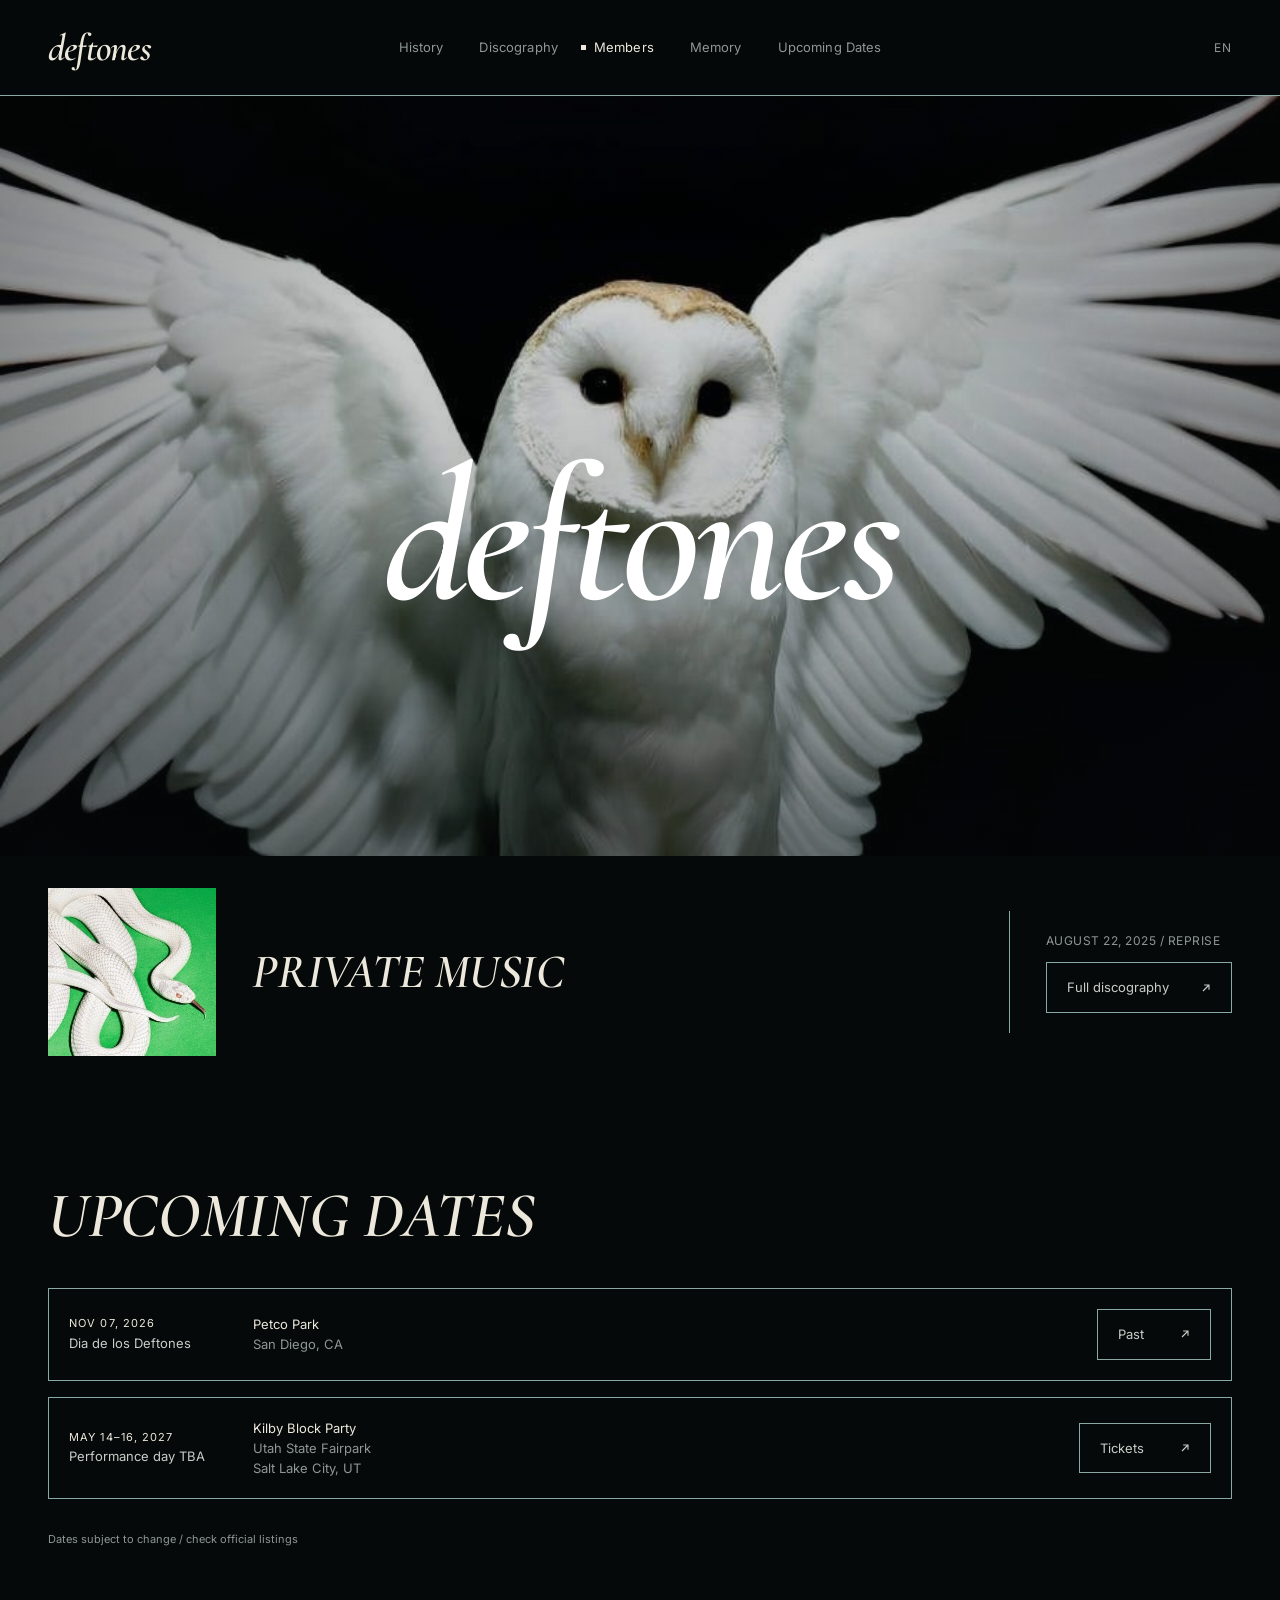
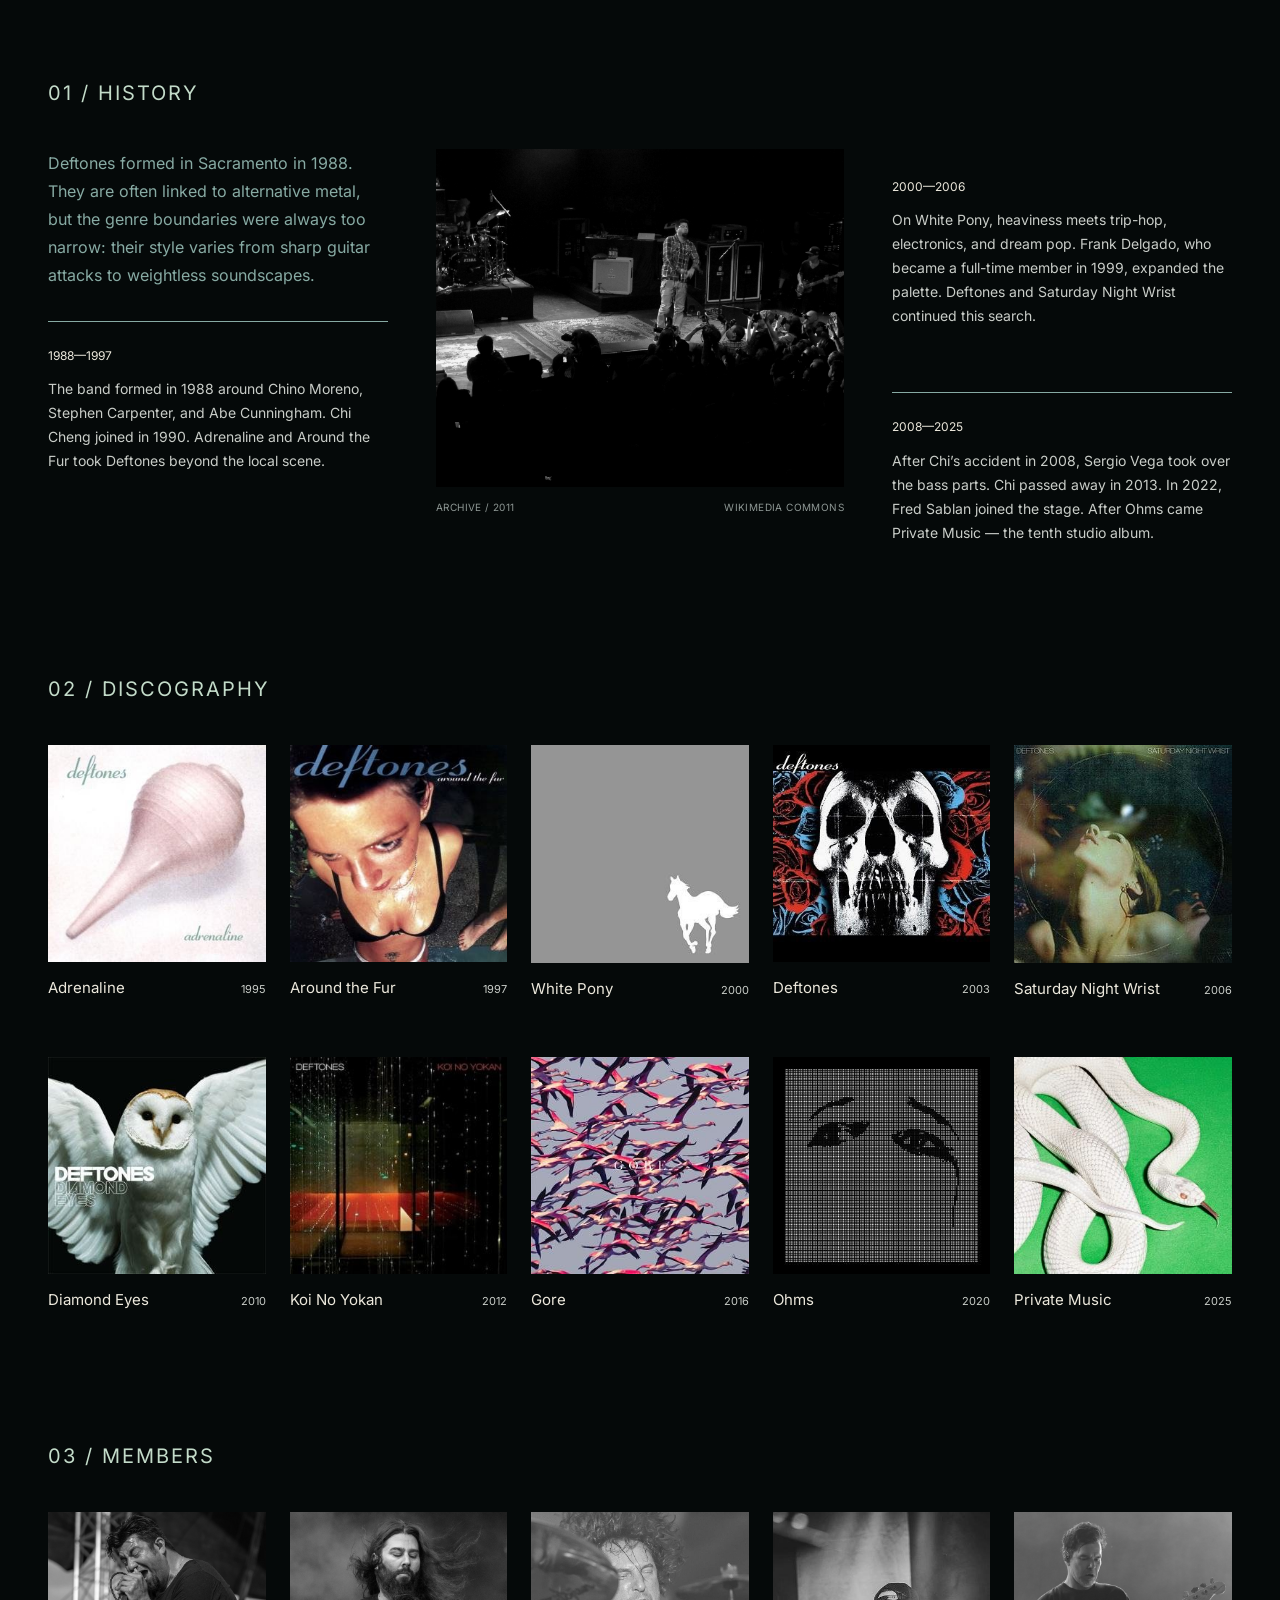
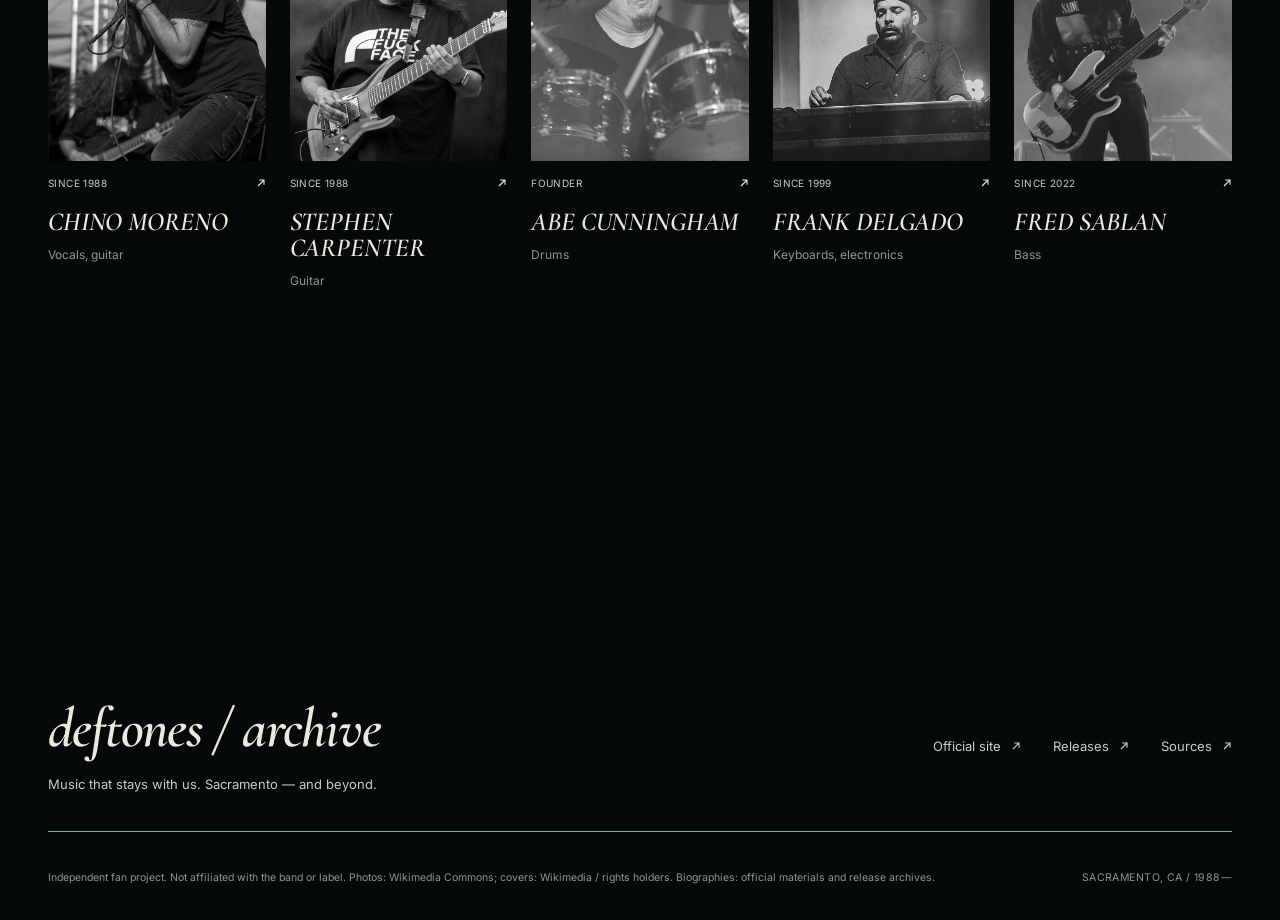
<file: index.html>
<!doctype html>
<html lang="en">
<head>
  <meta charset="utf-8">
  <meta name="viewport" content="width=device-width, initial-scale=1">
  <title>deftones / archive — unofficial fan archive</title>
  <meta name="description" content="Independent fan archive of Deftones: history, discography, members and upcoming dates. Sacramento, CA / 1988—">
  <meta name="theme-color" content="#050909">
  <link rel="icon" href="data:image/svg+xml,%3Csvg xmlns=%22http://www.w3.org/2000/svg%22 viewBox=%220 0 32 32%22%3E%3Crect width=%2232%22 height=%2232%22 fill=%22%23050909%22/%3E%3Ctext x=%2216%22 y=%2224%22 font-family=%22Georgia,serif%22 font-style=%22italic%22 font-size=%2224%22 fill=%22%23ece8dc%22 text-anchor=%22middle%22%3Ed%3C/text%3E%3C/svg%3E">
  <link rel="preload" href="assets/fonts/cormorant-garamond-latin-600-italic.woff2" as="font" type="font/woff2" crossorigin>
  <link rel="stylesheet" href="css/style.css">
</head>
<body>

  <header class="site-header">
    <div class="wrap">
      <a class="brand" href="index.html" aria-label="deftones — home"><span class="brand__logo">deftones</span></a>
      <nav class="nav" id="nav" aria-label="Main">
        <a href="#history" class="is-active">History</a>
        <a href="#discography">Discography</a>
        <a href="#members">Members</a>
        <a href="#memory">Memory</a>
        <a href="#dates">Upcoming Dates</a>
      </nav>
      <div class="header-end">
        <span class="lang">EN</span>
        <button class="menu-toggle" aria-label="Menu" aria-controls="nav" aria-expanded="false"><span></span><span></span></button>
      </div>
    </div>
  </header>

  <main>

    <section class="hero" aria-label="deftones">
      <img class="hero__img" src="assets/img/hero-owl.jpg" alt="" fetchpriority="high">
      <h1 class="hero__title">deftones</h1>
    </section>


    <section class="release" aria-label="Latest release">
      <div class="wrap">
        <img class="release__cover reveal" src="assets/img/covers/private-music.jpg" alt="Private Music cover" width="168" height="168">
        <h2 class="release__title display reveal" style="--d:.08s">Private Music</h2>
        <div class="release__meta reveal" style="--d:.16s">
          <p class="eyebrow">August 22, 2025 / Reprise</p>
          <a class="btn" href="albums.html">Full discography
            <svg class="arrow" viewBox="0 0 10 10" fill="none" aria-hidden="true"><path d="M2 8L8 2M3.2 2H8v4.8" stroke="currentColor" stroke-width="1.1"/></svg>
          </a>
        </div>
      </div>
    </section>


    <section class="section" id="dates">
      <div class="wrap">
        <h2 class="section-title display reveal">Upcoming Dates</h2>
        <div class="dates" id="dates-list"></div>
        <p class="dates-note">Dates subject to change / check official listings</p>
      </div>
    </section>


    <section class="section" id="history">
      <div class="wrap">
        <h2 class="section-label reveal">01 / History</h2>
        <div class="history">
          <div class="reveal">
            <p class="history__lead">Deftones formed in Sacramento in 1988. They are often linked to alternative metal, but the genre boundaries were always too narrow: their style varies from sharp guitar attacks to weightless soundscapes.</p>
            <div class="era">
              <span class="era__years">1988—1997</span>
              <p>The band formed in 1988 around Chino Moreno, Stephen Carpenter, and Abe Cunningham. Chi Cheng joined in 1990. Adrenaline and Around the Fur took Deftones beyond the local scene.</p>
            </div>
          </div>

          <figure class="figure history__figure reveal" style="--d:.08s">
            <img src="assets/img/history-2011.jpg" alt="Deftones on stage, 2011" loading="lazy" width="1600" height="1068">
            <figcaption><span>Archive / 2011</span><span>Wikimedia Commons</span></figcaption>
          </figure>

          <div class="history__right reveal" style="--d:.16s">
            <div class="era">
              <span class="era__years">2000—2006</span>
              <p>On White Pony, heaviness meets trip-hop, electronics, and dream pop. Frank Delgado, who became a full-time member in 1999, expanded the palette. Deftones and Saturday Night Wrist continued this search.</p>
            </div>
            <div class="era">
              <span class="era__years">2008—2025</span>
              <p>After Chi’s accident in 2008, Sergio Vega took over the bass parts. Chi passed away in 2013. In 2022, Fred Sablan joined the stage. After Ohms came Private Music — the tenth studio album.</p>
            </div>
          </div>
        </div>
      </div>
    </section>

    <section class="section" id="discography">
      <div class="wrap">
        <h2 class="section-label reveal">02 / Discography</h2>
        <div class="grid-5" id="discography-grid"></div>
      </div>
    </section>


    <section class="section" id="members">
      <div class="wrap">
        <h2 class="section-label reveal">03 / Members</h2>
        <div class="grid-5" id="members-grid"></div>

        <div class="chapters-head reveal"><span class="eyebrow">Other chapters of the story</span></div>
        <div class="chapters" id="chapters"></div>
      </div>
    </section>
  </main>

  <footer class="site-footer">
    <div class="wrap">
      <div class="site-footer__top">
        <div>
          <p class="site-footer__logo">deftones / archive</p>
          <p class="site-footer__tagline">Music that stays with us. Sacramento — and beyond.</p>
        </div>
        <nav class="footer-links" aria-label="Footer">
          <a href="https://www.deftones.com" target="_blank" rel="noopener">Official site <svg class="arrow" viewBox="0 0 10 10" fill="none" aria-hidden="true"><path d="M2 8L8 2M3.2 2H8v4.8" stroke="currentColor" stroke-width="1.1"/></svg></a>
          <a href="albums.html">Releases <svg class="arrow" viewBox="0 0 10 10" fill="none" aria-hidden="true"><path d="M2 8L8 2M3.2 2H8v4.8" stroke="currentColor" stroke-width="1.1"/></svg></a>
          <a href="https://commons.wikimedia.org/wiki/Category:Deftones" target="_blank" rel="noopener">Sources <svg class="arrow" viewBox="0 0 10 10" fill="none" aria-hidden="true"><path d="M2 8L8 2M3.2 2H8v4.8" stroke="currentColor" stroke-width="1.1"/></svg></a>
        </nav>
      </div>
      <div class="site-footer__bottom">
        <span>Independent fan project. Not affiliated with the band or label. Photos: Wikimedia Commons; covers: Wikimedia / rights holders. Biographies: official materials and release archives.</span>
        <span>Sacramento, CA / 1988—</span>
      </div>
    </div>
  </footer>

  <button class="to-top" aria-label="Back to top"><svg viewBox="0 0 10 10" fill="none" aria-hidden="true"><path d="M2 8L8 2M3.2 2H8v4.8" stroke="currentColor" stroke-width="1.1"/></svg></button>

  <script src="js/data.js"></script>
  <script src="js/main.js"></script>
</body>
</html>
</file>
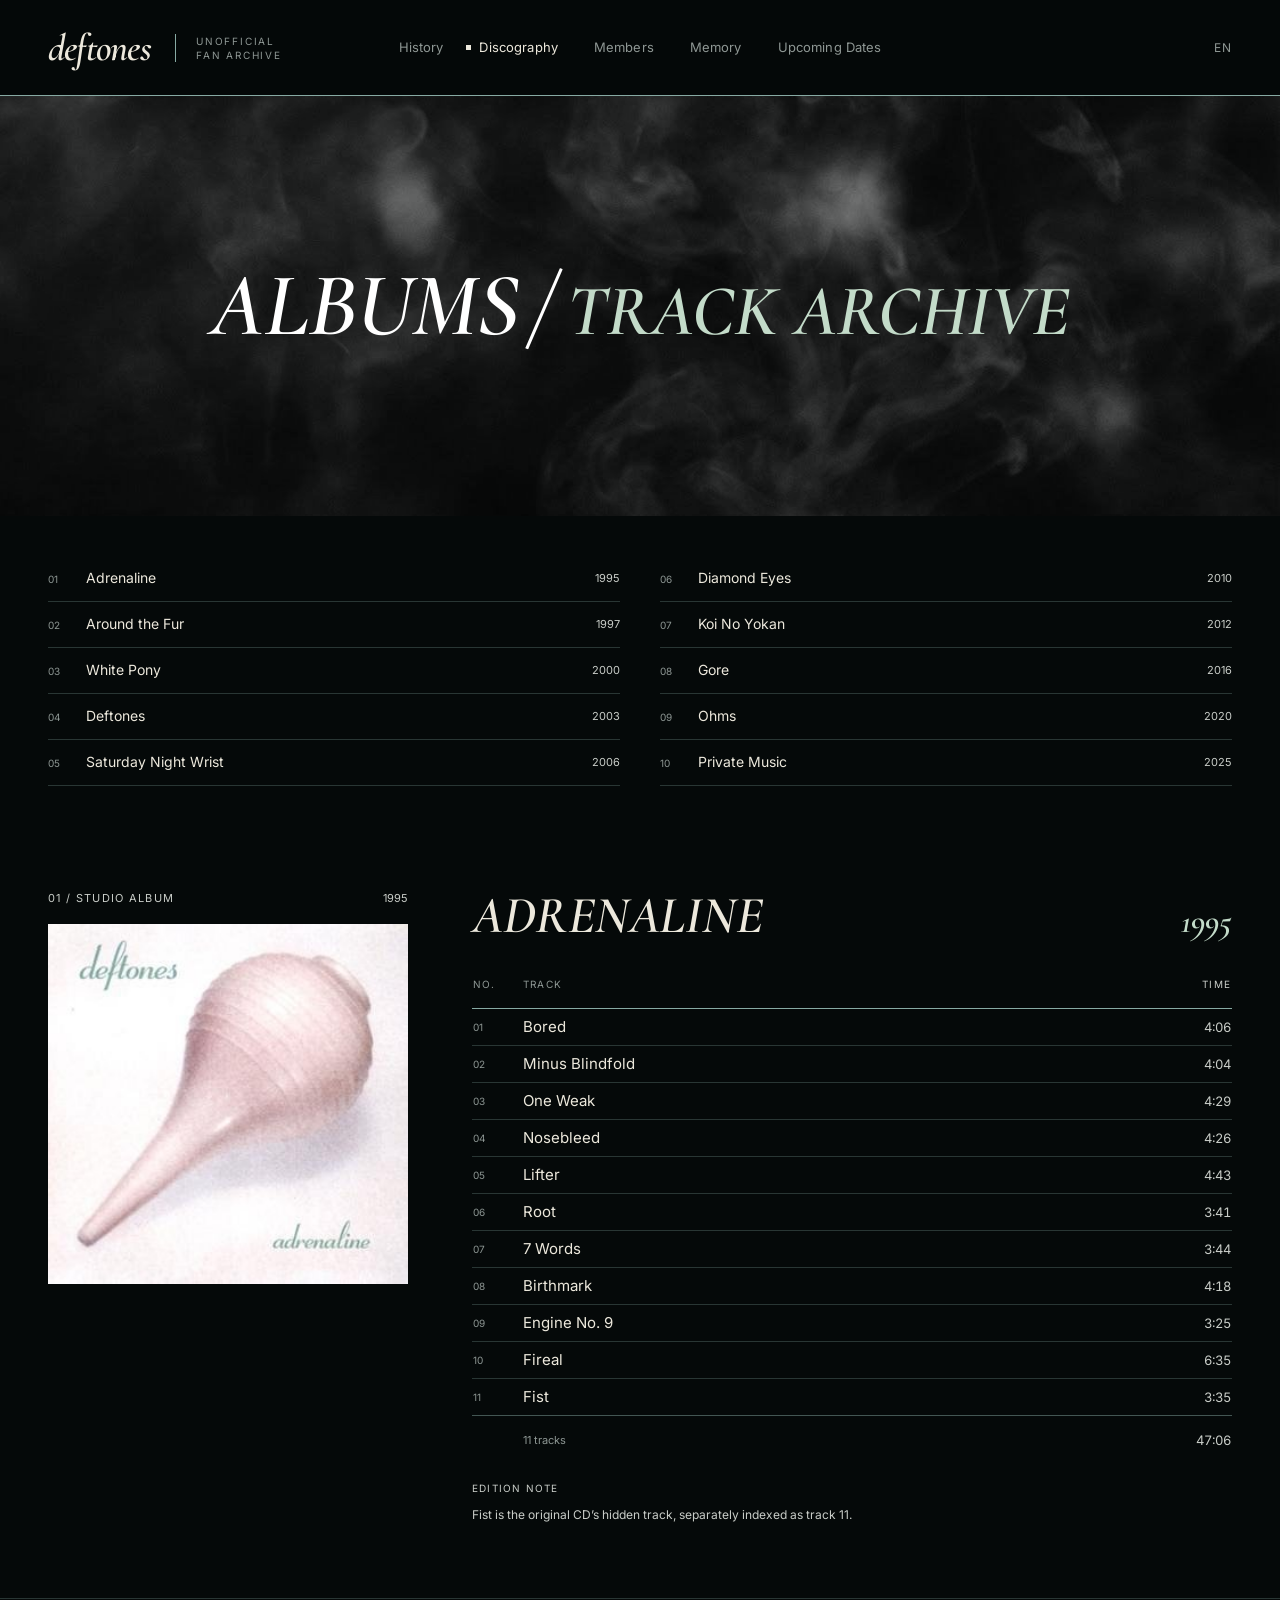
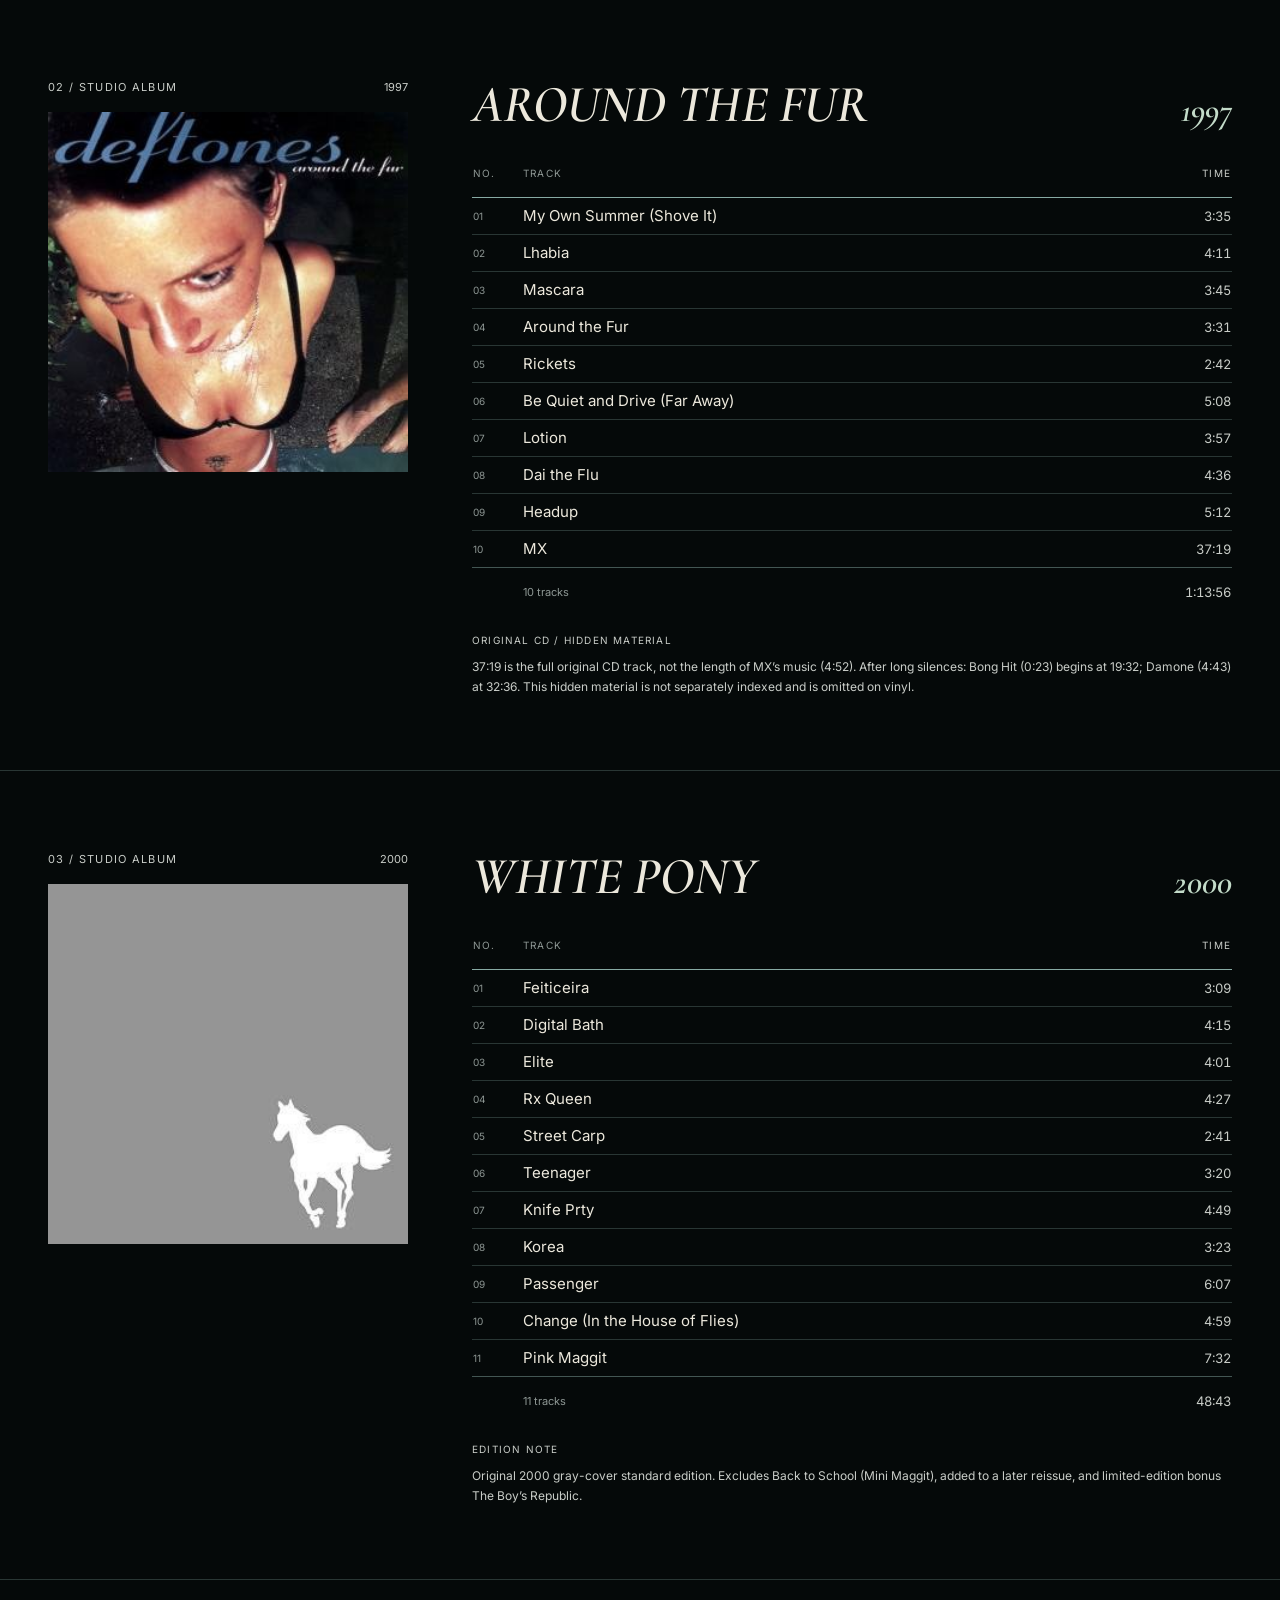
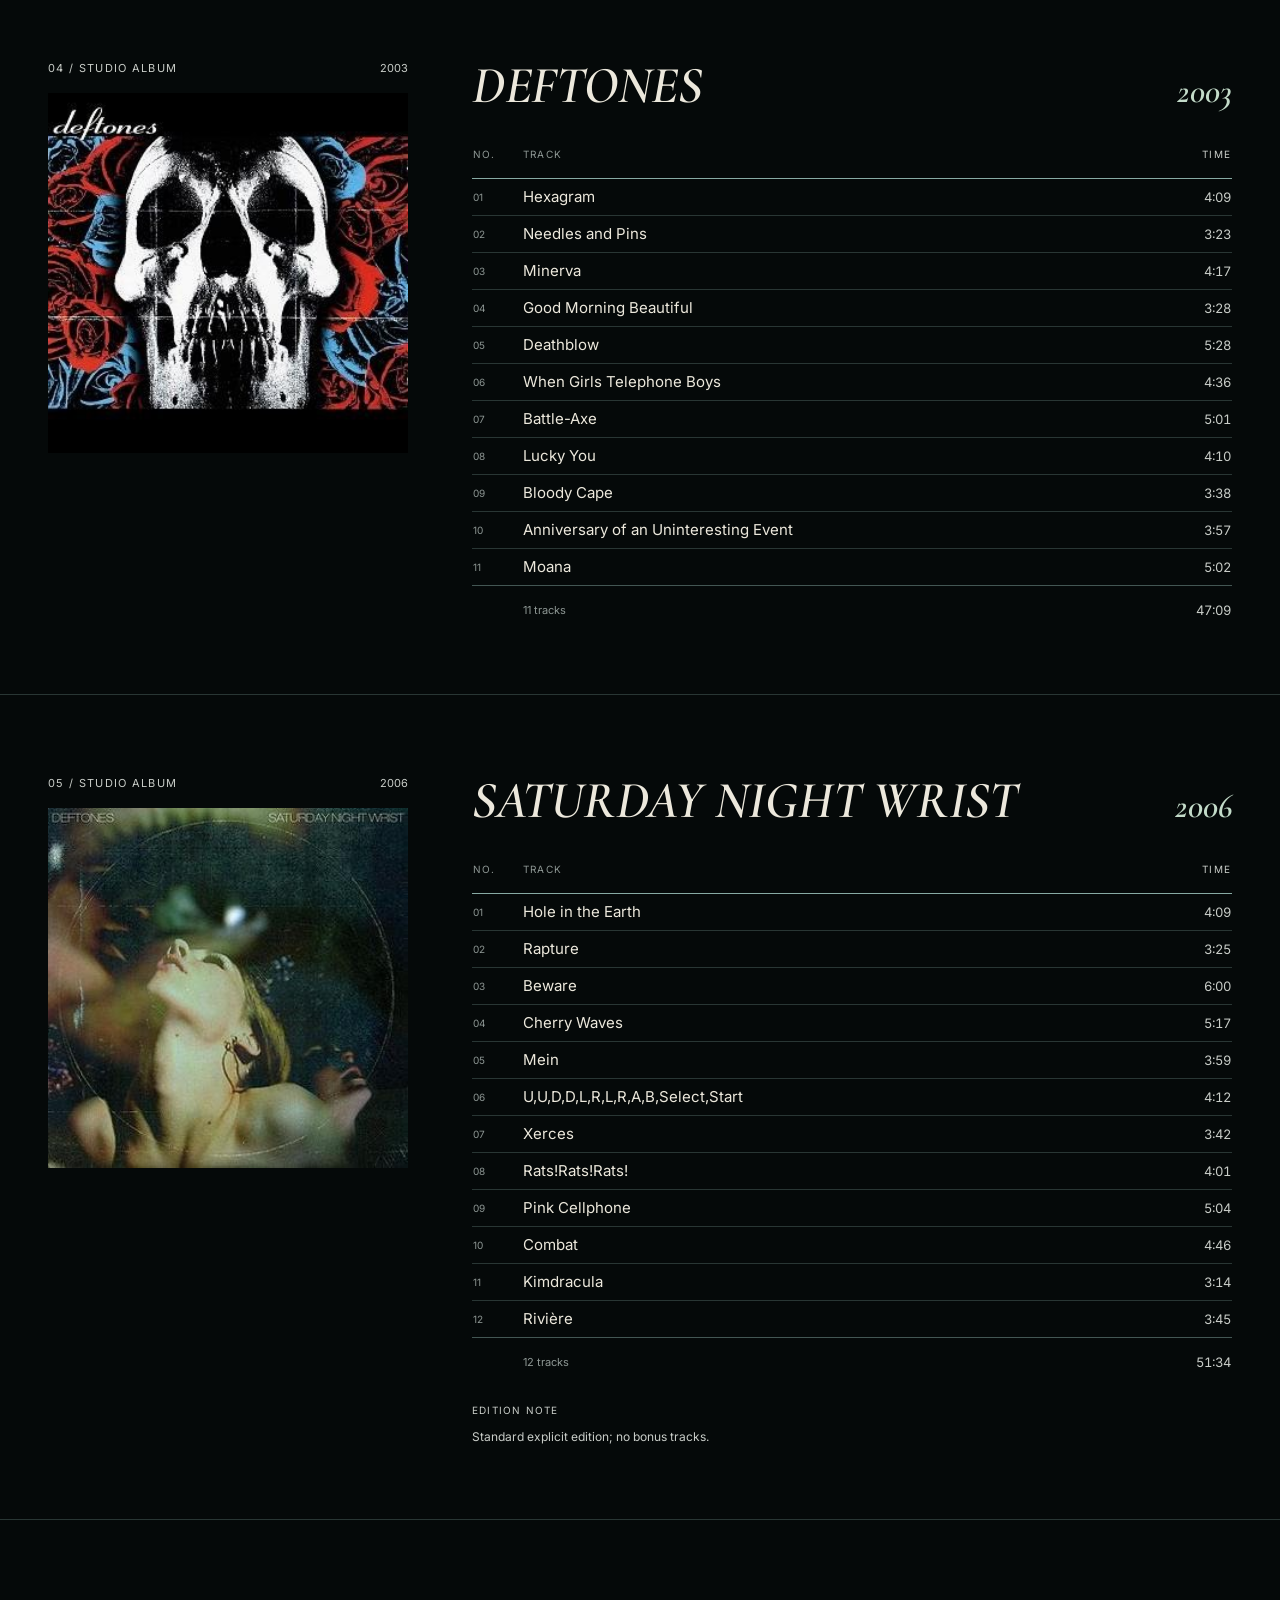
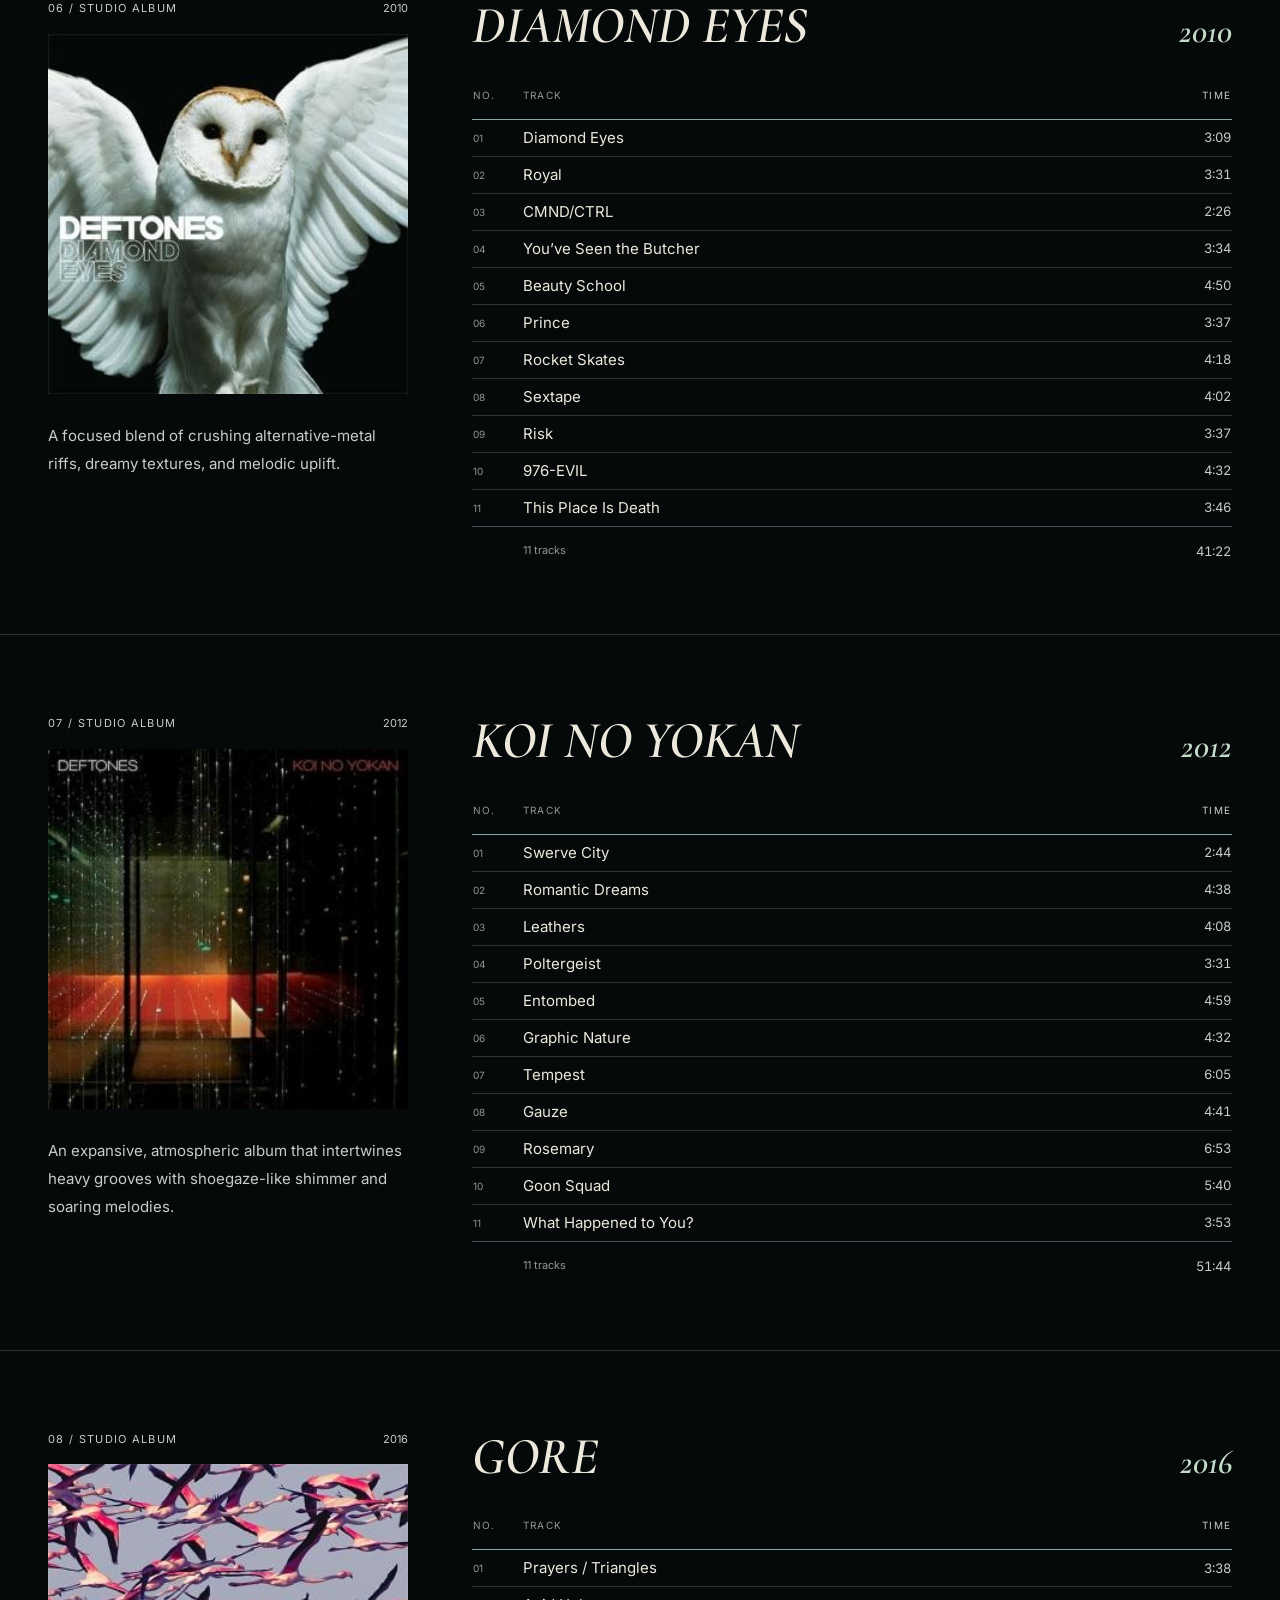
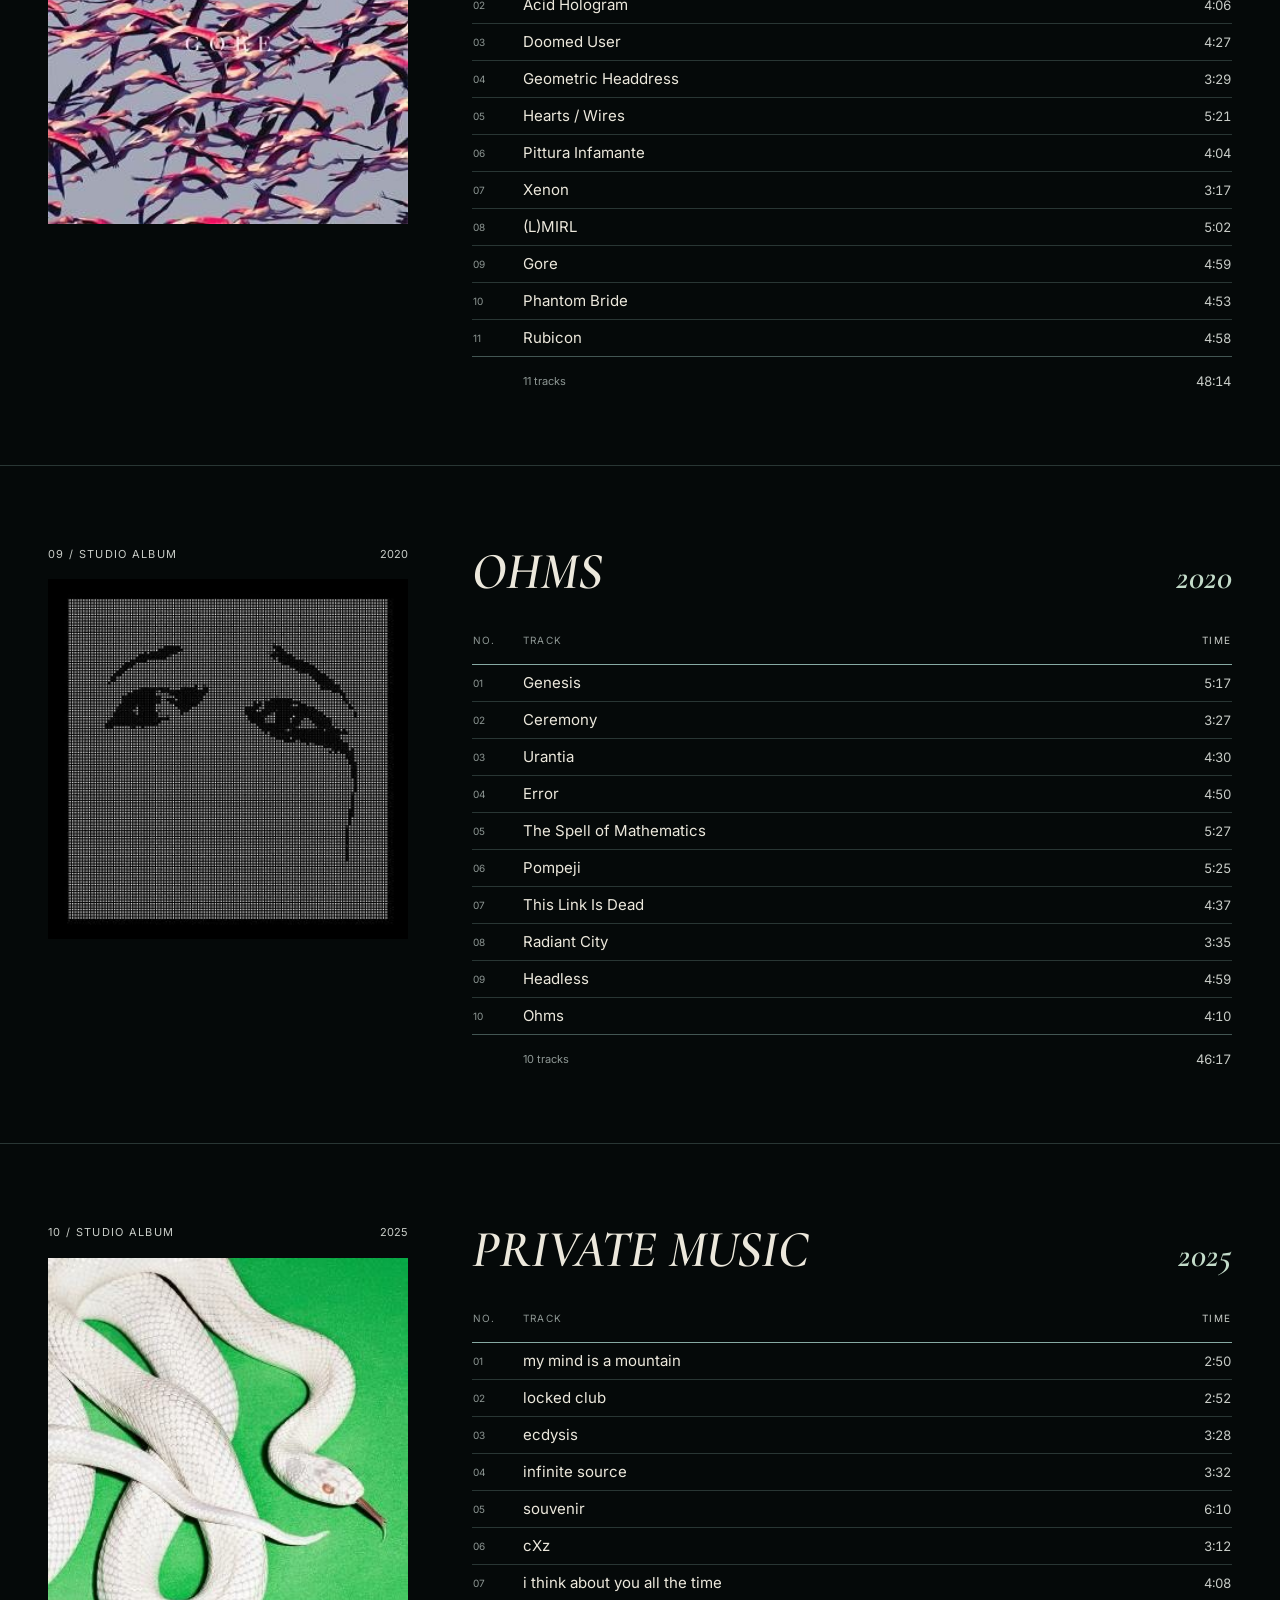
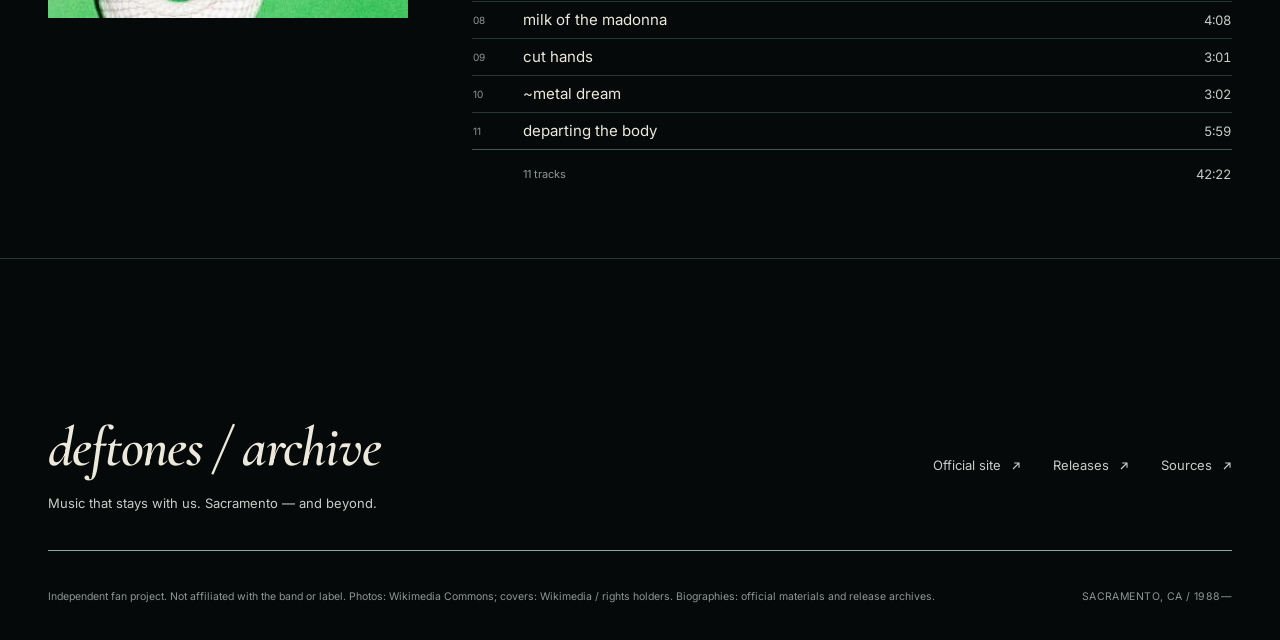
<file: albums.html>
<!doctype html>
<html lang="en">
<head>
  <meta charset="utf-8">
  <meta name="viewport" content="width=device-width, initial-scale=1">
  <title>Albums / Track archive — deftones / archive</title>
  <meta name="description" content="All ten Deftones studio albums with full track lists and edition notes.">
  <meta name="theme-color" content="#050909">
  <link rel="icon" href="data:image/svg+xml,%3Csvg xmlns=%22http://www.w3.org/2000/svg%22 viewBox=%220 0 32 32%22%3E%3Crect width=%2232%22 height=%2232%22 fill=%22%23050909%22/%3E%3Ctext x=%2216%22 y=%2224%22 font-family=%22Georgia,serif%22 font-style=%22italic%22 font-size=%2224%22 fill=%22%23ece8dc%22 text-anchor=%22middle%22%3Ed%3C/text%3E%3C/svg%3E">
  <link rel="preload" href="assets/fonts/cormorant-garamond-latin-600-italic.woff2" as="font" type="font/woff2" crossorigin>
  <link rel="stylesheet" href="css/style.css">
</head>
<body>

  <header class="site-header">
    <div class="wrap">
      <a class="brand" href="index.html" aria-label="deftones — home"><span class="brand__logo">deftones</span><span class="brand__tag">Unofficial<br>fan archive</span></a>
      <nav class="nav" id="nav" aria-label="Main">
        <a href="index.html#history" data-nav="history">History</a>
        <a href="albums.html" data-nav="discography" class="is-active">Discography</a>
        <a href="index.html#members" data-nav="members">Members</a>
        <a href="member.html?id=chi-cheng" data-nav="memory">Memory</a>
        <a href="index.html#dates" data-nav="dates">Upcoming Dates</a>
      </nav>
      <div class="header-end">
        <span class="lang">EN</span>
        <button class="menu-toggle" aria-label="Menu" aria-controls="nav" aria-expanded="false"><span></span><span></span></button>
      </div>
    </div>
  </header>

  <main>
    <section class="page-hero">
      <img class="page-hero__bg" src="assets/img/smoke.jpg" alt="">
      <h1 class="display">Albums<span class="slash">/</span><span class="muted">Track archive</span></h1>
    </section>

    <nav class="toc wrap" id="toc" aria-label="Albums"></nav>

    <div id="albums"></div>
  </main>

  <footer class="site-footer">
    <div class="wrap">
      <div class="site-footer__top">
        <div>
          <p class="site-footer__logo">deftones / archive</p>
          <p class="site-footer__tagline">Music that stays with us. Sacramento — and beyond.</p>
        </div>
        <nav class="footer-links" aria-label="Footer">
          <a href="https://www.deftones.com" target="_blank" rel="noopener">Official site <svg class="arrow" viewBox="0 0 10 10" fill="none" aria-hidden="true"><path d="M2 8L8 2M3.2 2H8v4.8" stroke="currentColor" stroke-width="1.1"/></svg></a>
          <a href="albums.html">Releases <svg class="arrow" viewBox="0 0 10 10" fill="none" aria-hidden="true"><path d="M2 8L8 2M3.2 2H8v4.8" stroke="currentColor" stroke-width="1.1"/></svg></a>
          <a href="https://commons.wikimedia.org/wiki/Category:Deftones" target="_blank" rel="noopener">Sources <svg class="arrow" viewBox="0 0 10 10" fill="none" aria-hidden="true"><path d="M2 8L8 2M3.2 2H8v4.8" stroke="currentColor" stroke-width="1.1"/></svg></a>
        </nav>
      </div>
      <div class="site-footer__bottom">
        <span>Independent fan project. Not affiliated with the band or label. Photos: Wikimedia Commons; covers: Wikimedia / rights holders. Biographies: official materials and release archives.</span>
        <span>Sacramento, CA / 1988—</span>
      </div>
    </div>
  </footer>

  <button class="to-top" aria-label="Back to top"><svg viewBox="0 0 10 10" fill="none" aria-hidden="true"><path d="M2 8L8 2M3.2 2H8v4.8" stroke="currentColor" stroke-width="1.1"/></svg></button>

  <button class="to-top" aria-label="Back to top"><svg viewBox="0 0 10 10" fill="none" aria-hidden="true"><path d="M2 8L8 2M3.2 2H8v4.8" stroke="currentColor" stroke-width="1.1"/></svg></button>

  <script src="js/data.js"></script>
  <script src="js/main.js"></script>
</body>
</html>
</file>
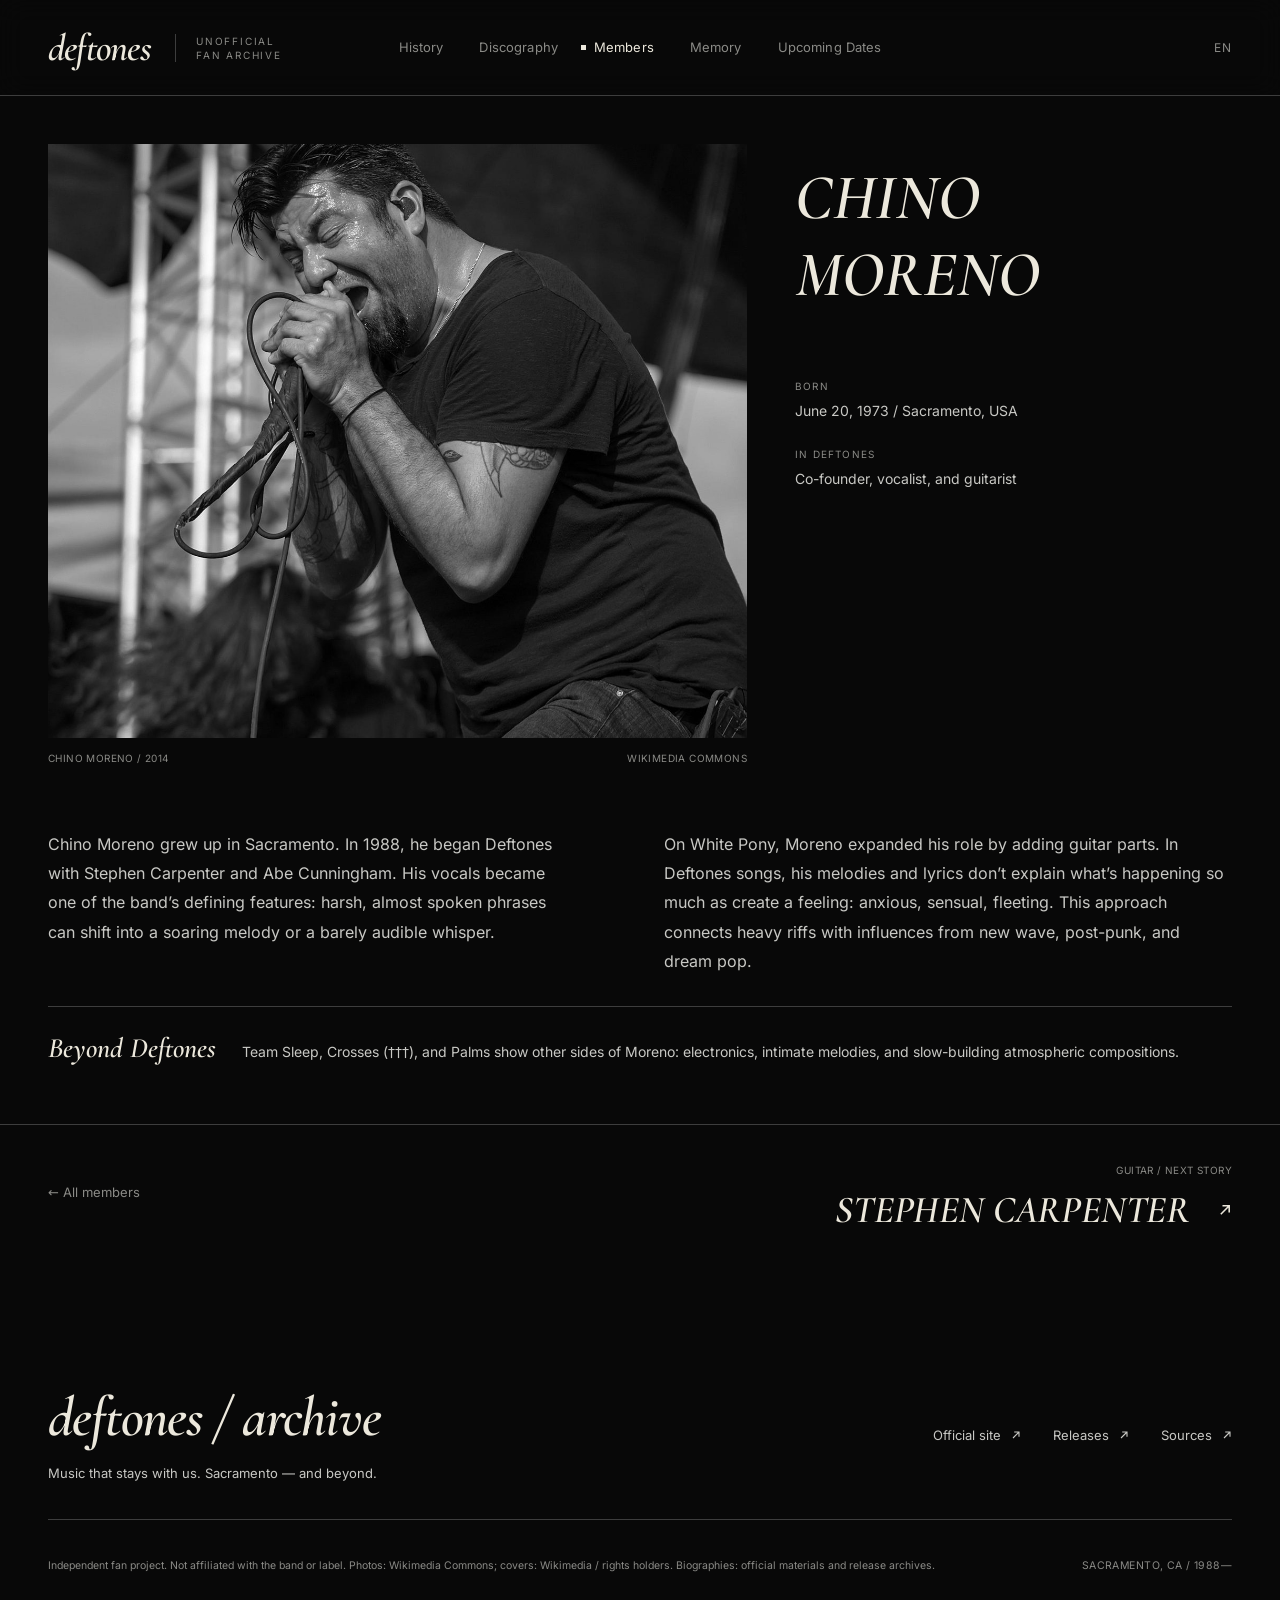
<file: member.html>
<!doctype html>
<html lang="en">
<head>
  <meta charset="utf-8">
  <meta name="viewport" content="width=device-width, initial-scale=1">
  <title>Member — deftones / archive</title>
  <meta name="description" content="Deftones member story — unofficial fan archive.">
  <meta name="theme-color" content="#080808">
  <link rel="icon" href="data:image/svg+xml,%3Csvg xmlns=%22http://www.w3.org/2000/svg%22 viewBox=%220 0 32 32%22%3E%3Crect width=%2232%22 height=%2232%22 fill=%22%23050909%22/%3E%3Ctext x=%2216%22 y=%2224%22 font-family=%22Georgia,serif%22 font-style=%22italic%22 font-size=%2224%22 fill=%22%23ece8dc%22 text-anchor=%22middle%22%3Ed%3C/text%3E%3C/svg%3E">
  <link rel="preload" href="assets/fonts/cormorant-garamond-latin-600-italic.woff2" as="font" type="font/woff2" crossorigin>
  <link rel="stylesheet" href="css/style.css">
</head>
<body class="theme-ink">

  <header class="site-header">
    <div class="wrap">
      <a class="brand" href="index.html" aria-label="deftones — home"><span class="brand__logo">deftones</span><span class="brand__tag">Unofficial<br>fan archive</span></a>
      <nav class="nav" id="nav" aria-label="Main">
        <a href="index.html#history" data-nav="history">History</a>
        <a href="albums.html" data-nav="discography">Discography</a>
        <a href="index.html#members" data-nav="members" class="is-active">Members</a>
        <a href="member.html?id=chi-cheng" data-nav="memory">Memory</a>
        <a href="index.html#dates" data-nav="dates">Upcoming Dates</a>
      </nav>
      <div class="header-end">
        <span class="lang">EN</span>
        <button class="menu-toggle" aria-label="Menu" aria-controls="nav" aria-expanded="false"><span></span><span></span></button>
      </div>
    </div>
  </header>

  <main class="member" id="member">
    <noscript><div class="wrap"><p>Enable JavaScript to view member stories.</p></div></noscript>
  </main>

  <footer class="site-footer">
    <div class="wrap">
      <div class="site-footer__top">
        <div>
          <p class="site-footer__logo">deftones / archive</p>
          <p class="site-footer__tagline">Music that stays with us. Sacramento — and beyond.</p>
        </div>
        <nav class="footer-links" aria-label="Footer">
          <a href="https://www.deftones.com" target="_blank" rel="noopener">Official site <svg class="arrow" viewBox="0 0 10 10" fill="none" aria-hidden="true"><path d="M2 8L8 2M3.2 2H8v4.8" stroke="currentColor" stroke-width="1.1"/></svg></a>
          <a href="albums.html">Releases <svg class="arrow" viewBox="0 0 10 10" fill="none" aria-hidden="true"><path d="M2 8L8 2M3.2 2H8v4.8" stroke="currentColor" stroke-width="1.1"/></svg></a>
          <a href="https://commons.wikimedia.org/wiki/Category:Deftones" target="_blank" rel="noopener">Sources <svg class="arrow" viewBox="0 0 10 10" fill="none" aria-hidden="true"><path d="M2 8L8 2M3.2 2H8v4.8" stroke="currentColor" stroke-width="1.1"/></svg></a>
        </nav>
      </div>
      <div class="site-footer__bottom">
        <span>Independent fan project. Not affiliated with the band or label. Photos: Wikimedia Commons; covers: Wikimedia / rights holders. Biographies: official materials and release archives.</span>
        <span>Sacramento, CA / 1988—</span>
      </div>
    </div>
  </footer>

  <button class="to-top" aria-label="Back to top"><svg viewBox="0 0 10 10" fill="none" aria-hidden="true"><path d="M2 8L8 2M3.2 2H8v4.8" stroke="currentColor" stroke-width="1.1"/></svg></button>

  <button class="to-top" aria-label="Back to top"><svg viewBox="0 0 10 10" fill="none" aria-hidden="true"><path d="M2 8L8 2M3.2 2H8v4.8" stroke="currentColor" stroke-width="1.1"/></svg></button>

  <script src="js/data.js"></script>
  <script src="js/main.js"></script>
</body>
</html>
</file>
<file: css/style.css>
@font-face { font-family: "Cormorant Garamond"; font-style: italic; font-weight: 400; font-display: swap; src: url("../assets/fonts/cormorant-garamond-latin-400-italic.woff2") format("woff2"); }
@font-face { font-family: "Cormorant Garamond"; font-style: italic; font-weight: 500; font-display: swap; src: url("../assets/fonts/cormorant-garamond-latin-500-italic.woff2") format("woff2"); }
@font-face { font-family: "Cormorant Garamond"; font-style: italic; font-weight: 600; font-display: swap; src: url("../assets/fonts/cormorant-garamond-latin-600-italic.woff2") format("woff2"); }
@font-face { font-family: "Inter"; font-style: normal; font-weight: 400; font-display: swap; src: url("../assets/fonts/inter-latin-400-normal.woff2") format("woff2"); }
@font-face { font-family: "Inter"; font-style: normal; font-weight: 500; font-display: swap; src: url("../assets/fonts/inter-latin-500-normal.woff2") format("woff2"); }

:root {
  --bg: #050909;
  --bg-raise: #0a1010;
  --text: #ece8dc;
  --text-soft: #c9cdc8;
  --muted: #8e9794;
  --accent: #87aaa3;
  --accent-soft: #c3dbc9;
  --line: rgba(135, 170, 163, 0.28);
  --line-strong: #87aaa3;

  --serif: "Cormorant Garamond", "Cormorant", Georgia, serif;
  --sans: "Inter", system-ui, -apple-system, "Segoe UI", sans-serif;

  --wrap: 1312px;
  --gutter: 64px;
  --header-h: 96px;
  --ease: cubic-bezier(0.22, 1, 0.36, 1);
}


.theme-ink {
  --bg: #080808;
  --bg-raise: #101010;
  --text-soft: #c8c8c4;
  --muted: #8a8a86;
  --line: #2e2e2e;
  --line-strong: #3d3d3d;
}

*,
*::before,
*::after { box-sizing: border-box; }

html { scroll-behavior: smooth; -webkit-text-size-adjust: 100%; }
@media (prefers-reduced-motion: reduce) {
  html { scroll-behavior: auto; }
  *, *::before, *::after { animation: none !important; transition: none !important; }
}

body {
  margin: 0;
  background: var(--bg);
  color: var(--text);
  font-family: var(--sans);
  font-size: 15px;
  line-height: 1.6;
  -webkit-font-smoothing: antialiased;
  text-rendering: optimizeLegibility;
}

img { display: block; max-width: 100%; height: auto; }
a { color: inherit; text-decoration: none; }
ul, ol { list-style: none; margin: 0; padding: 0; }
h1, h2, h3, h4, p, figure, dl { margin: 0; }
button { font: inherit; color: inherit; background: none; border: 0; cursor: pointer; }

:focus-visible { outline: 1px solid var(--accent); outline-offset: 4px; }

.wrap {
  width: 100%;
  max-width: calc(var(--wrap) + var(--gutter) * 2);
  margin: 0 auto;
  padding: 0 var(--gutter);
}

.visually-hidden {
  position: absolute !important;
  width: 1px; height: 1px; overflow: hidden;
  clip: rect(0 0 0 0); white-space: nowrap;
}



.display {
  font-family: var(--serif);
  font-style: italic;
  font-weight: 600;
  text-transform: uppercase;
  letter-spacing: -0.005em;
  line-height: 1;
}

.eyebrow {
  font-size: 11px;
  letter-spacing: 0.12em;
  text-transform: uppercase;
  color: var(--accent-soft);
}

.section-label {
  font-size: 20px;
  font-weight: 400;
  letter-spacing: 0.1em;
  text-transform: uppercase;
  color: var(--accent-soft);
  margin-bottom: 40px;
}

.arrow {
  width: 10px; height: 10px; flex: none;
  transition: transform 0.35s var(--ease);
}
a:hover .arrow, button:hover .arrow { transform: translate(2px, -2px); }



.site-header {
  position: sticky;
  top: 0;
  z-index: 50;
  height: var(--header-h);
  background: color-mix(in srgb, var(--bg) 88%, transparent);
  backdrop-filter: blur(14px);
  -webkit-backdrop-filter: blur(14px);
  border-bottom: 1px solid var(--line-strong);
}
.site-header .wrap {
  height: 100%;
  display: grid;
  grid-template-columns: 1fr auto 1fr;
  align-items: center;
}

.brand { display: inline-flex; align-items: center; gap: 24px; justify-self: start; }
.brand__logo {
  font-family: var(--serif);
  font-style: italic;
  font-weight: 600;
  font-size: 38px;
  line-height: 1;
  letter-spacing: -0.02em;
  color: var(--text);
}
.brand__tag {
  padding-left: 20px;
  border-left: 1px solid var(--line-strong);
  font-size: 10px;
  line-height: 1.4;
  letter-spacing: 0.18em;
  text-transform: uppercase;
  color: var(--muted);
}

.nav { display: flex; gap: 36px; }
.nav a {
  position: relative;
  font-size: 13px;
  letter-spacing: 0.01em;
  color: var(--muted);
  transition: color 0.25s;
}
.nav a:hover { color: var(--text); }
.nav a.is-active { color: var(--text); }
.nav a.is-active::before {
  content: "";
  position: absolute;
  left: -13px; top: 50%;
  width: 5px; height: 5px;
  margin-top: -2.5px;
  background: currentColor;
}

.header-end { justify-self: end; display: flex; align-items: center; gap: 20px; }
.lang { font-size: 12px; letter-spacing: 0.08em; color: var(--muted); }

.menu-toggle { display: none; width: 32px; height: 32px; position: relative; }
.menu-toggle span {
  position: absolute; left: 6px; right: 6px; height: 1px;
  background: var(--text);
  transition: transform 0.3s var(--ease), opacity 0.2s;
}
.menu-toggle span:nth-child(1) { top: 12px; }
.menu-toggle span:nth-child(2) { top: 19px; }
.is-menu-open .menu-toggle span:nth-child(1) { transform: translateY(3.5px) rotate(45deg); }
.is-menu-open .menu-toggle span:nth-child(2) { transform: translateY(-3.5px) rotate(-45deg); }



.btn {
  display: inline-flex;
  align-items: center;
  gap: 32px;
  padding: 14px 20px;
  border: 1px solid var(--line-strong);
  font-size: 13px;
  color: var(--text-soft);
  transition: background 0.3s, color 0.3s, border-color 0.3s;
}
.btn:hover { background: var(--accent); border-color: var(--accent); color: var(--bg); }


.hero {
  position: relative;
  height: min(760px, calc(100svh - var(--header-h)));
  min-height: 460px;
  overflow: hidden;
  background: #000;
}
.hero__img {
  position: absolute; inset: 0;
  width: 100%; height: 100%;
  object-fit: cover;
  object-position: 50% 30%;
  filter: saturate(0.85);
  transform: scale(1.06);
  animation: heroIn 2.4s var(--ease) forwards;
}
.hero::after {
  content: "";
  position: absolute; inset: 0;
  background:
    radial-gradient(ellipse at 50% 40%, transparent 30%, rgba(5, 9, 9, 0.55) 100%),
    linear-gradient(to bottom, rgba(5, 9, 9, 0.15), rgba(5, 9, 9, 0.35));
}
.hero__title {
  position: absolute;
  left: 50%; top: 58%;
  z-index: 1;
  transform: translate(-50%, -50%);
  font-family: var(--serif);
  font-style: italic;
  font-weight: 600;
  font-size: clamp(88px, 15vw, 232px);
  line-height: 1;
  letter-spacing: -0.03em;
  color: #fff;
  white-space: nowrap;
  text-shadow: 0 10px 60px rgba(0, 0, 0, 0.35);
  opacity: 0;
  animation: fadeUp 1.4s 0.3s var(--ease) forwards;
}
@keyframes heroIn { to { transform: scale(1); } }
@keyframes fadeUp {
  from { opacity: 0; transform: translate(-50%, calc(-50% + 24px)); }
  to { opacity: 1; transform: translate(-50%, -50%); }
}



.release {
  padding: 32px 0 0;
}
.release .wrap {
  display: grid;
  grid-template-columns: 168px 1fr auto;
  align-items: center;
  gap: 36px;
}
.release__cover { width: 168px; aspect-ratio: 1; object-fit: cover; }
.release__title { font-size: 48px; }
.release__meta {
  display: flex; flex-direction: column; align-items: flex-start; gap: 12px;
  padding-left: 36px;
  border-left: 1px solid var(--line-strong);
  min-width: 523px;
  padding-block: 20px;
}
.release__meta .eyebrow { color: var(--muted); font-size: 12px; letter-spacing: 0.04em; }



.section { padding: 128px 0 0; }
.section--tight { padding-top: 96px; }
.section-title { font-size: 64px; margin-bottom: 40px; }



.dates { display: grid; gap: 16px; }
.date-row {
  display: grid;
  grid-template-columns: 164px 1fr auto;
  align-items: center;
  gap: 20px;
  padding: 20px 20px;
  border: 1px solid var(--line-strong);
  transition: background 0.3s;
}
.date-row:hover { background: var(--bg-raise); }
.date-row__when { font-size: 13px; color: var(--text-soft); }
.date-row__date {
  display: block;
  font-size: 11px;
  letter-spacing: 0.1em;
  text-transform: uppercase;
  color: var(--text);
}
.date-row__where { font-size: 13px; color: var(--muted); line-height: 1.55; }
.date-row__venue { color: var(--text); }
.date-row .btn { gap: 36px; }
.date-row.is-past { opacity: 0.45; }
.date-row.is-past .btn { pointer-events: none; }
.dates-note { margin-top: 32px; font-size: 11px; color: var(--muted); }



.history {
  display: grid;
  grid-template-columns: 348px 420px 400px;
  justify-content: space-between;
  align-items: start;
}
.history__lead {
  font-size: 16px;
  line-height: 1.75;
  color: var(--accent);
  margin-bottom: 32px;
  max-width: 348px;
}
.era { border-top: 1px solid var(--line-strong); padding-top: 24px; }
.era + .era { margin-top: 0; }
.era__years {
  display: block;
  font-size: 12px;
  color: var(--text);
  margin-bottom: 12px;
}
.era p { font-size: 14px; line-height: 1.72; color: var(--text-soft); }
.history__right { display: grid; gap: 64px; padding-top: 28px; }
.history__right .era:first-child { border-top: 0; padding-top: 0; }

.figure img { width: 100%; filter: grayscale(1) contrast(1.05); }
.history__figure img { aspect-ratio: 420 / 348; object-fit: cover; }
.figure figcaption,
.caption {
  display: flex; justify-content: space-between; gap: 16px;
  margin-top: 12px;
  font-size: 10px;
  letter-spacing: 0.04em;
  text-transform: uppercase;
  color: var(--muted);
}



.grid-5 {
  display: grid;
  grid-template-columns: repeat(5, minmax(0, 1fr));
  gap: 56px 24px;
}
.album-card { display: block; }
.album-card__cover {
  overflow: hidden;
  aspect-ratio: 1;
  background: var(--bg-raise);
}
.album-card__cover img {
  width: 100%; height: 100%; object-fit: cover;
  transition: transform 0.8s var(--ease), filter 0.5s;
}
.album-card:hover .album-card__cover img { transform: scale(1.04); }
.album-card__meta {
  display: flex; justify-content: space-between; align-items: baseline; gap: 12px;
  margin-top: 14px;
}
.album-card__title { font-size: 15px; color: var(--text); }
.album-card__year { font-size: 11px; color: var(--text-soft); }


.member-card { display: block; }
.member-card__photo {
  aspect-ratio: 243 / 278;
  overflow: hidden;
  background: var(--bg-raise);
}
.member-card__photo img {
  width: 100%; height: 100%; object-fit: cover; object-position: 50% 25%;
  filter: grayscale(1);
  transition: transform 0.8s var(--ease), filter 0.5s;
}
.member-card:hover .member-card__photo img { transform: scale(1.04); filter: grayscale(1) brightness(1.12); }
.member-card__top {
  display: flex; justify-content: space-between; align-items: center;
  margin-top: 14px;
}
.member-card__top .eyebrow { font-size: 10px; color: var(--text-soft); letter-spacing: 0.04em; }
.member-card__name { margin-top: 18px; font-size: 26px; }
.member-card__role { margin-top: 10px; font-size: 12px; color: var(--muted); }

.chapters-head {
  display: flex; align-items: center; gap: 24px;
  margin: 52px 0 46px;
}
.chapters-head .eyebrow { color: var(--accent); white-space: nowrap; }
.chapters-head::after { content: ""; flex: 1; height: 1px; background: var(--line-strong); }

.chapters {
  display: grid;
  grid-template-columns: 1fr 1fr;
  gap: 48px;
  padding-left: 24px;
}
.chapter { display: grid; grid-template-columns: 120px 1fr; gap: 24px; align-items: start; }
.chapter__photo { aspect-ratio: 120 / 134; overflow: hidden; }
.chapter__photo img { width: 100%; height: 100%; object-fit: cover; filter: grayscale(1); transition: transform 0.8s var(--ease); }
.chapter:hover .chapter__photo img { transform: scale(1.05); }
.chapter .eyebrow { font-size: 10px; color: var(--text-soft); }
.chapter__name {
  display: inline-flex; align-items: center; gap: 22px;
  margin: 12px 0 18px;
  font-size: 38px;
}
.chapter__name .arrow { width: 12px; height: 12px; }
.chapter__text { font-size: 13px; color: var(--text-soft); }



.site-footer { padding: 160px 0 34px; }
.site-footer__top {
  display: flex; justify-content: space-between; align-items: flex-end; gap: 32px;
  padding-bottom: 36px;
  border-bottom: 1px solid var(--line-strong);
}
.site-footer__logo {
  font-family: var(--serif);
  font-style: italic;
  font-weight: 600;
  font-size: 56px;
  line-height: 1;
  letter-spacing: -0.02em;
}
.site-footer__tagline { margin-top: 18px; font-size: 13px; color: var(--text-soft); }
.footer-links { display: flex; gap: 32px; padding-bottom: 38px; }
.footer-links a {
  display: inline-flex; align-items: center; gap: 10px;
  font-size: 13px; color: var(--text-soft);
  transition: color 0.25s;
}
.footer-links a:hover { color: var(--text); }
.site-footer__bottom {
  display: flex; justify-content: space-between; gap: 32px;
  padding-top: 38px;
  font-size: 10.5px;
  color: var(--muted);
}
.site-footer__bottom span:last-child { white-space: nowrap; letter-spacing: 0.04em; }


.member { padding-top: 48px; }
.member__top {
  display: grid;
  grid-template-columns: 800px 1fr;
  gap: 48px;
}
.member__photo img {
  width: 100%;
  aspect-ratio: 800 / 680;
  object-fit: cover;
  object-position: 50% 22%;
  filter: grayscale(1);
}
.member__name { font-size: 64px; line-height: 1.2; padding-top: 16px; }
.facts { margin-top: 64px; display: grid; gap: 24px; }
.facts dt {
  font-size: 10px; letter-spacing: 0.12em; text-transform: uppercase;
  color: var(--muted); margin-bottom: 6px;
}
.facts dd { margin: 0; font-size: 14px; color: var(--text-soft); max-width: 360px; }

.member__text {
  display: grid;
  grid-template-columns: 1fr 1fr;
  gap: 48px;
  margin-top: 64px;
  padding-bottom: 30px;
  border-bottom: 1px solid var(--line-strong);
}
.member__text p { font-size: 16px; line-height: 1.82; color: var(--text-soft); max-width: 590px; }
.member__text p:first-child { max-width: 510px; }

.aside {
  display: flex; align-items: baseline; gap: 26px;
  padding: 26px 0 60px;
}
.aside__title {
  font-family: var(--serif);
  font-style: italic;
  font-weight: 600;
  font-size: 28px;
  line-height: 1.1;
  white-space: nowrap;
  color: var(--text);
}
.aside p { font-size: 14px; color: var(--text-soft); }

.member-nav { border-top: 1px solid var(--line-strong); padding: 32px 0 0; }
.member-nav .wrap { display: flex; justify-content: space-between; align-items: center; gap: 24px; }
.back-link { display: inline-flex; align-items: center; gap: 6px; font-size: 13px; color: var(--muted); transition: color 0.25s; }
.back-link:hover { color: var(--text); }
.next-link { text-align: right; }
.next-link .eyebrow { font-size: 10px; color: var(--muted); letter-spacing: 0.04em; }
.next-link__name {
  display: inline-flex; align-items: center; gap: 28px;
  margin-top: 10px;
  font-size: 38px;
}
.next-link__name .arrow { width: 14px; height: 14px; }

.member--memorial .member__photo img { filter: grayscale(1) brightness(0.92); }



.page-hero {
  position: relative;
  height: 420px;
  overflow: hidden;
  display: grid;
  place-items: center;
}
.page-hero__bg {
  position: absolute; inset: 0;
  width: 100%; height: 100%;
  object-fit: cover;
  opacity: 0.85;
  animation: drift 30s ease-in-out infinite alternate;
}
@keyframes drift { from { transform: scale(1.05) translateX(-1%); } to { transform: scale(1.12) translateX(1%); } }
.page-hero h1 {
  position: relative;
  font-size: clamp(48px, 7vw, 92px);
  white-space: nowrap;
  color: #fff;
}
.page-hero h1 .slash { font-weight: 400; margin: 0 0.12em; }
.page-hero h1 .muted { color: var(--accent-soft); font-size: 0.8em; }

.toc {
  display: grid;
  grid-template-columns: 1fr 1fr;
  column-gap: 40px;
  padding-top: 40px;
}
.toc ol { display: contents; }
.toc a {
  display: grid;
  grid-template-columns: 38px 1fr auto;
  align-items: center;
  height: 46px;
  border-bottom: 1px solid var(--line);
  font-size: 14px;
  transition: color 0.25s, padding 0.35s var(--ease);
}
.toc a:hover { color: var(--accent-soft); padding-left: 6px; }
.toc .num { font-size: 10px; color: var(--muted); }
.toc .yr { font-size: 11px; color: var(--text-soft); }

.album {
  display: grid;
  grid-template-columns: 360px 1fr;
  gap: 64px;
  padding: 80px var(--gutter) 72px;
  scroll-margin-top: var(--header-h);
}
.album-wrap { border-bottom: 1px solid var(--line); }
.album-wrap:first-of-type .album { padding-top: 104px; }
.album__side { position: sticky; top: calc(var(--header-h) + 32px); align-self: start; }
.album__side-head { display: flex; justify-content: space-between; margin-bottom: 16px; }
.album__side-head .eyebrow { font-size: 11px; color: var(--text-soft); }
.album__side-head span:last-child { font-size: 11px; color: var(--text-soft); }
.album__cover { width: 100%; aspect-ratio: 1; object-fit: cover; }
.album__about { margin-top: 28px; font-size: 15px; line-height: 1.85; color: var(--text-soft); }

.album__head { display: flex; justify-content: space-between; align-items: baseline; gap: 24px; }
.album__title { font-size: 52px; }
.album__year {
  font-family: var(--serif);
  font-style: italic;
  font-weight: 600;
  font-size: 34px;
  color: var(--accent-soft);
}

.tracks { width: 100%; margin-top: 26px; border-collapse: collapse; }
.tracks th {
  padding-bottom: 16px;
  border-bottom: 1px solid var(--line-strong);
  font-size: 10px; font-weight: 400; letter-spacing: 0.12em;
  text-transform: uppercase; text-align: left;
  color: var(--muted);
}
.tracks td { height: 37px; border-bottom: 1px solid var(--line); font-size: 15px; }
.tracks .n { width: 50px; font-size: 10px; color: var(--muted); }
.tracks .t { text-align: right; font-size: 13px; color: var(--text-soft); font-variant-numeric: tabular-nums; }
.tracks tbody tr { transition: background 0.2s; }
.tracks tbody tr:hover { background: var(--bg-raise); }
.tracks tfoot td { border: 0; height: auto; padding-top: 14px; font-size: 11px; color: var(--muted); }

.edition { margin-top: 28px; }
.edition .eyebrow { font-size: 10px; color: var(--text-soft); }
.edition p { margin-top: 8px; font-size: 12px; line-height: 1.7; color: var(--text-soft); max-width: 760px; }

.to-top {
  position: fixed; right: 24px; bottom: 24px; z-index: 40;
  width: 44px; height: 44px;
  display: grid; place-items: center;
  border: 1px solid var(--line-strong);
  background: color-mix(in srgb, var(--bg) 80%, transparent);
  backdrop-filter: blur(8px);
  opacity: 0; transform: translateY(12px); pointer-events: none;
  transition: opacity 0.3s, transform 0.3s var(--ease), background 0.3s;
}
.to-top.is-visible { opacity: 1; transform: none; pointer-events: auto; }
.to-top:hover { background: var(--accent); color: var(--bg); }
.to-top svg { transform: rotate(-45deg); width: 12px; height: 12px; }



.js .reveal {
  opacity: 0;
  transform: translateY(24px);
  transition: opacity 0.9s var(--ease), transform 0.9s var(--ease);
  transition-delay: var(--d, 0s);
}
.js .reveal.is-in { opacity: 1; transform: none; }



@media (max-width: 1360px) {
  :root { --gutter: 48px; }
  .history { grid-template-columns: 1fr 1.2fr 1fr; gap: 48px; }
  .member__top { grid-template-columns: 1.6fr 1fr; }
  .release__meta { min-width: 0; }
}

@media (max-width: 1100px) {
  .grid-5 { grid-template-columns: repeat(3, minmax(0, 1fr)); }
  .history { grid-template-columns: 1fr 1fr; }
  .history__figure { grid-column: 1 / -1; grid-row: 1; }
  .chapters { grid-template-columns: 1fr; padding-left: 0; }
  .album { grid-template-columns: 280px 1fr; gap: 40px; }
  .member-card__name { font-size: 24px; }
}

@media (max-width: 860px) {
  :root { --gutter: 24px; --header-h: 72px; }

  .menu-toggle { display: block; }
  .nav {
    position: fixed;
    inset: var(--header-h) 0 auto 0;
    flex-direction: column;
    gap: 0;
    padding: 8px var(--gutter) 24px;
    background: var(--bg);
    border-bottom: 1px solid var(--line-strong);
    transform: translateY(-8px);
    opacity: 0;
    visibility: hidden;
    transition: opacity 0.3s, transform 0.3s var(--ease), visibility 0.3s;
  }
  .is-menu-open .nav { opacity: 1; transform: none; visibility: visible; }
  .nav a { padding: 14px 0; font-size: 16px; border-bottom: 1px solid var(--line); }
  .nav a.is-active::before { left: -14px; }
  .site-header .wrap { grid-template-columns: 1fr auto; }
  .brand__logo { font-size: 32px; }
  .brand__tag { display: none; }

  .release .wrap { grid-template-columns: 96px 1fr; gap: 20px; }
  .release__cover { width: 96px; }
  .release__title { font-size: 34px; }
  .release__meta { grid-column: 1 / -1; padding: 20px 0 0; border-left: 0; border-top: 1px solid var(--line-strong); }

  .section { padding-top: 88px; }
  .section-title { font-size: 44px; }
  .section-label { font-size: 16px; margin-bottom: 28px; }

  .date-row { grid-template-columns: 1fr; gap: 12px; }
  .date-row .btn { justify-self: start; }

  .history { grid-template-columns: 1fr; gap: 40px; }
  .history__right { padding-top: 0; gap: 40px; }
  .history__right .era:first-child { border-top: 1px solid var(--line-strong); padding-top: 24px; }

  .grid-5 { grid-template-columns: repeat(2, minmax(0, 1fr)); gap: 36px 16px; }
  .member-card__name { font-size: 22px; margin-top: 12px; }

  .chapter { grid-template-columns: 96px 1fr; gap: 18px; }
  .chapter__name { font-size: 30px; gap: 14px; margin: 8px 0 10px; }

  .site-footer { padding-top: 112px; }
  .site-footer__top { flex-direction: column; align-items: flex-start; }
  .footer-links { padding-bottom: 0; flex-wrap: wrap; gap: 20px 28px; }
  .site-footer__logo { font-size: 44px; }
  .site-footer__bottom { flex-direction: column; gap: 12px; }

  .member { padding-top: 24px; }
  .member__top { grid-template-columns: 1fr; gap: 28px; }
  .member__name { font-size: 52px; padding-top: 0; }
  .facts { margin-top: 28px; }
  .member__text { grid-template-columns: 1fr; gap: 20px; margin-top: 40px; }
  .aside { flex-direction: column; gap: 10px; }
  .member-nav .wrap { flex-direction: column-reverse; align-items: flex-start; }
  .next-link { text-align: left; }
  .next-link__name { font-size: 30px; gap: 16px; }

  .page-hero { height: 300px; }
  .page-hero h1 { white-space: normal; text-align: center; line-height: 0.95; }
  .page-hero h1 .slash { display: none; }
  .page-hero h1 .muted { display: block; }
  .toc { grid-template-columns: 1fr; }
  .album { grid-template-columns: 1fr; gap: 28px; padding: 56px var(--gutter); }
  .album-wrap:first-of-type .album { padding-top: 64px; }
  .album__side { position: static; }
  .album__side .album__cover { max-width: 320px; }
  .album__title { font-size: 38px; }
  .album__year { font-size: 26px; }
  .tracks td { font-size: 14px; }
}

@media (max-width: 420px) {
  .hero__title { font-size: 25vw; }
  .grid-5 { gap: 28px 12px; }
  .member-card__name { font-size: 19px; }
  .member-card__role { font-size: 11px; }
}

.site-footer__bottom span:last-child { text-transform: uppercase; }
.theme-ink .site-header { border-bottom-color: var(--line-strong); }
.tracks th.t { font-size: 10px; text-align: right; }
.section, .chapter { scroll-margin-top: var(--header-h); }
@media (max-width: 860px) {
  .hero { height: 72svh; min-height: 420px; }
}
</file>
